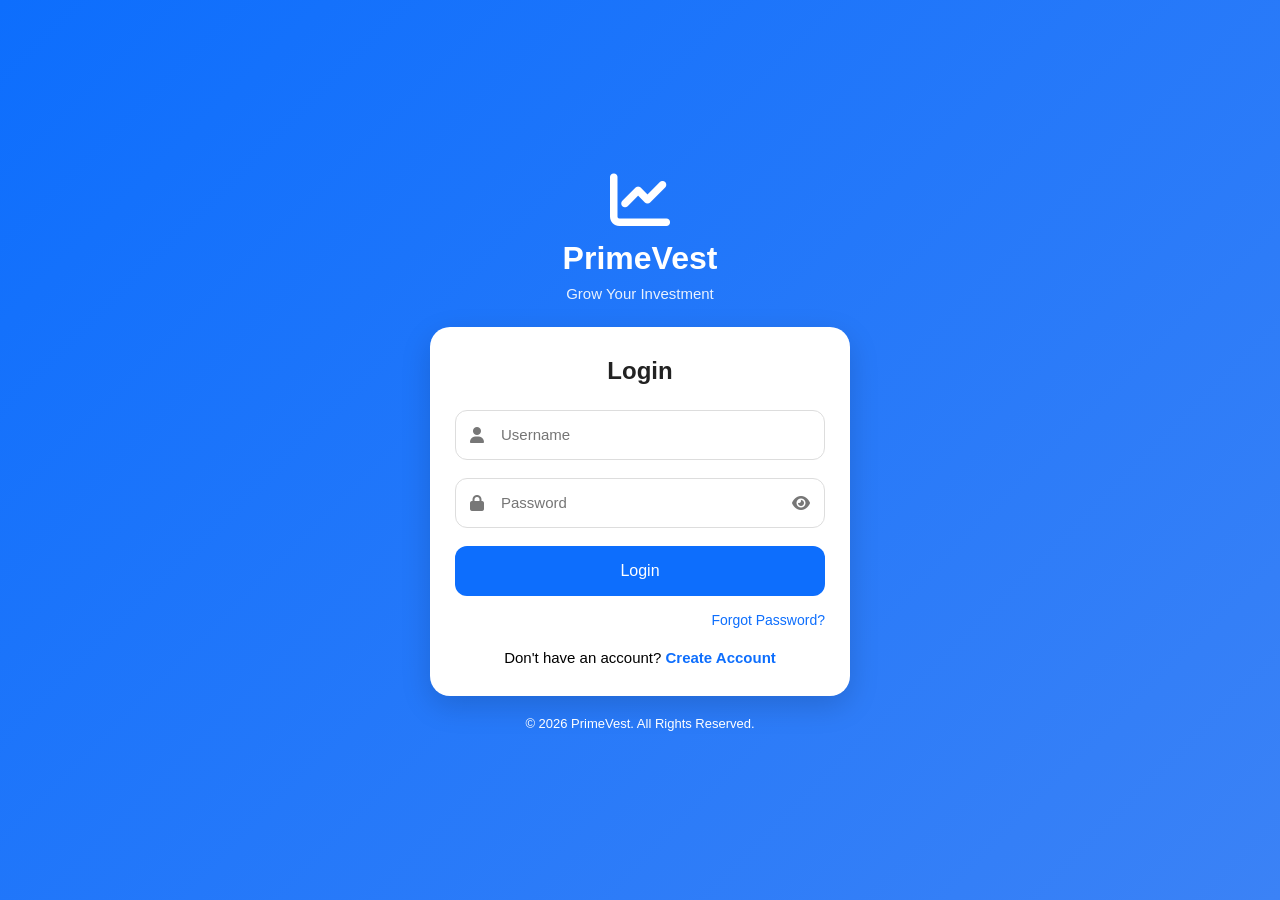
<file: index.html>
<!DOCTYPE html>
<html lang="en">
<head>
    <meta charset="UTF-8">
    <meta name="viewport" content="width=device-width, initial-scale=1.0">
    <title>PrimeVest - Login</title>

    <!-- Font Awesome -->
    <link rel="stylesheet" href="https://cdnjs.cloudflare.com/ajax/libs/font-awesome/6.6.0/css/all.min.css">

    <!-- CSS -->
    <link rel="stylesheet" href="css/auth.css">
</head>
<body>

    <div class="auth-container">

        <!-- Logo -->
        <div class="logo">
            <i class="fa-solid fa-chart-line"></i>
            <h1>PrimeVest</h1>
            <p>Grow Your Investment</p>
        </div>

        <!-- Login Card -->
        <div class="auth-card">

            <h2>Login</h2>

            <form id="loginForm">

                <div class="input-box">
                    <i class="fa fa-user"></i>
                    <input
                        type="text"
                        id="username"
                        placeholder="Username"
                        required
                    >
                </div>

                <div class="input-box">
                    <i class="fa fa-lock"></i>
                    <input
                        type="password"
                        id="password"
                        placeholder="Password"
                        required
                    >
                    <i class="fa fa-eye toggle-password"></i>
                </div>

                <button type="submit" class="login-btn">
                    Login
                </button>

            </form>

            <div class="links">
                <a href="#">Forgot Password?</a>
            </div>

            <div class="register-link">
                Don't have an account?
                <a href="register.html">Create Account</a>
            </div>

        </div>

        <!-- Footer -->
        <div class="footer">
            <p>© 2026 PrimeVest. All Rights Reserved.</p>
        </div>

    </div>

    <!-- Loading Overlay -->
    <div class="loader" id="loader">
        <div class="spinner"></div>
        <p>Signing in...</p>
    </div>

    <!-- JavaScript -->
    <script src="js/auth.js"></script>

</body>
</html>
</file>
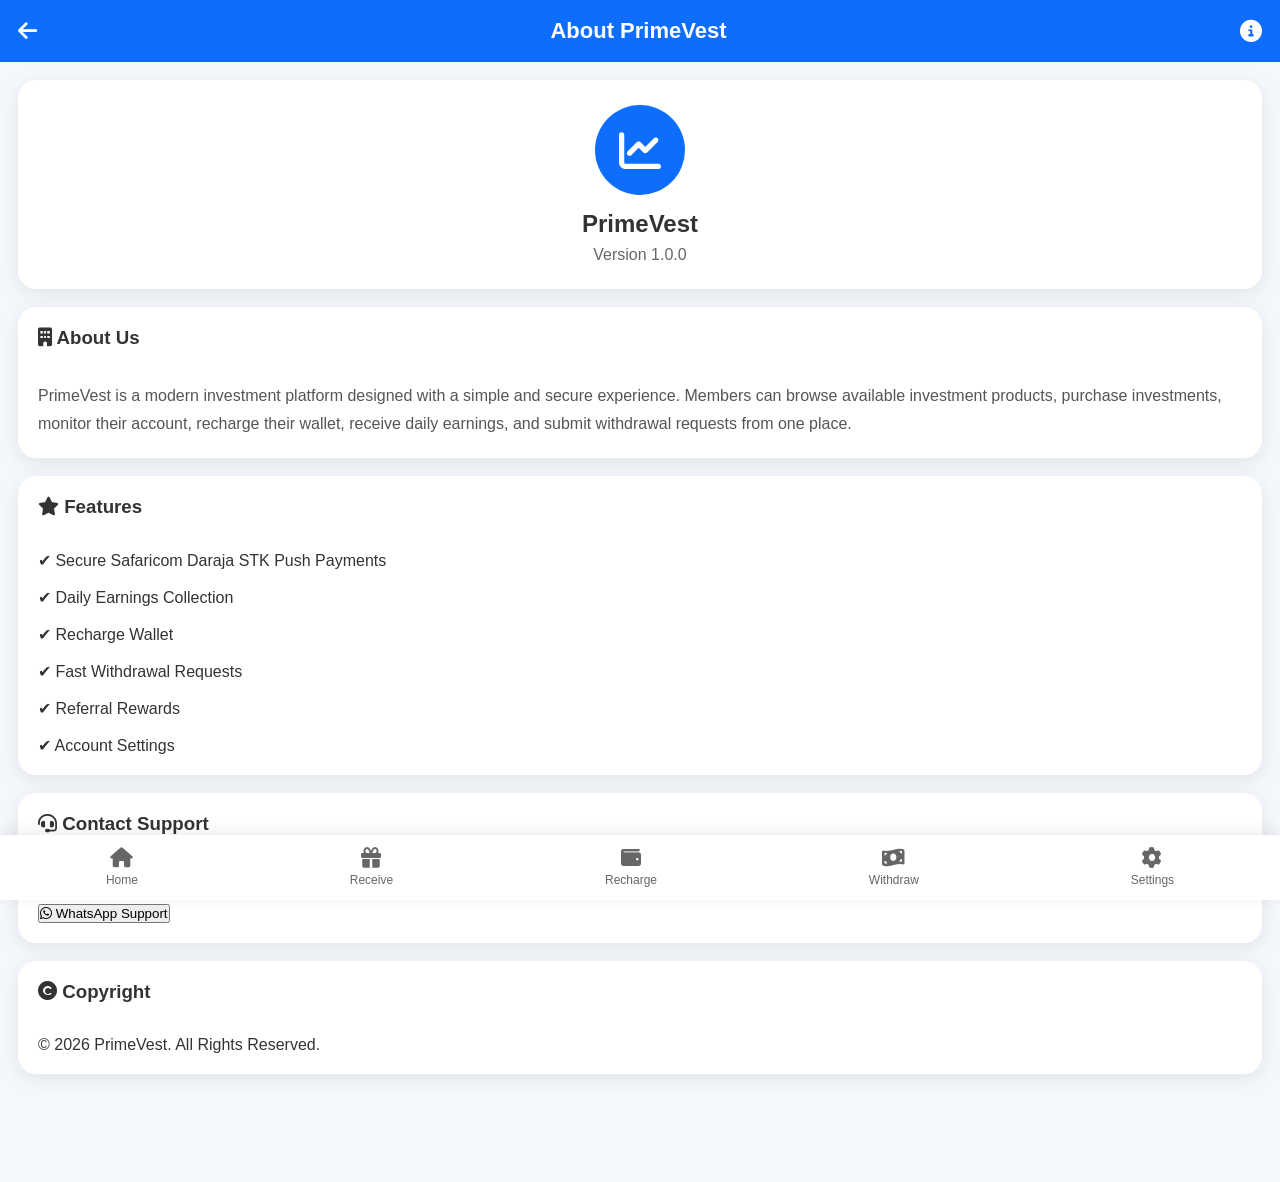
<file: about.html>
<!DOCTYPE html>
<html lang="en">
<head>
    <meta charset="UTF-8">
    <meta name="viewport" content="width=device-width, initial-scale=1.0">
    <title>About | PrimeVest</title>

    <link rel="stylesheet" href="https://cdnjs.cloudflare.com/ajax/libs/font-awesome/6.6.0/css/all.min.css">
    <link rel="stylesheet" href="css/profile.css">
</head>
<body>

    <!-- Header -->
    <header class="top-bar">
        <i class="fa-solid fa-arrow-left" onclick="history.back()"></i>
        <h2>About PrimeVest</h2>
        <i class="fa-solid fa-circle-info"></i>
    </header>

    <!-- Logo -->
    <section class="profile-card">

        <div class="avatar">
            <i class="fa-solid fa-chart-line"></i>
        </div>

        <h2>PrimeVest</h2>

        <p>Version 1.0.0</p>

    </section>

    <!-- About -->
    <section class="history">

        <h3>
            <i class="fa-solid fa-building"></i>
            About Us
        </h3>

        <br>

        <p style="line-height:28px; color:#555;">

            PrimeVest is a modern investment platform designed
            with a simple and secure experience.

            Members can browse available investment products,
            purchase investments, monitor their account,
            recharge their wallet, receive daily earnings,
            and submit withdrawal requests from one place.

        </p>

    </section>

    <!-- Features -->

    <section class="history">

        <h3>
            <i class="fa-solid fa-star"></i>
            Features
        </h3>

        <br>

        <p>✔ Secure Safaricom Daraja STK Push Payments</p>
        <br>

        <p>✔ Daily Earnings Collection</p>
        <br>

        <p>✔ Recharge Wallet</p>
        <br>

        <p>✔ Fast Withdrawal Requests</p>
        <br>

        <p>✔ Referral Rewards</p>
        <br>

        <p>✔ Account Settings</p>

    </section>

    <!-- Support -->

    <section class="history">

        <h3>
            <i class="fa-solid fa-headset"></i>
            Contact Support
        </h3>

        <br>

        <p>
            Need help?
        </p>

        <br>

        <button onclick="contactSupport()">

            <i class="fa-brands fa-whatsapp"></i>

            WhatsApp Support

        </button>

    </section>

    <!-- Copyright -->

    <section class="history">

        <h3>
            <i class="fa-solid fa-copyright"></i>
            Copyright
        </h3>

        <br>

        <p>

            © 2026 PrimeVest.

            All Rights Reserved.

        </p>

    </section>

    <!-- Bottom Navigation -->

    <nav class="bottom-nav">

        <a href="home.html">
            <i class="fa-solid fa-house"></i>
            <span>Home</span>
        </a>

        <a href="receive.html">
            <i class="fa-solid fa-gift"></i>
            <span>Receive</span>
        </a>

        <a href="payment.html">
            <i class="fa-solid fa-wallet"></i>
            <span>Recharge</span>
        </a>

        <a href="withdraw.html">
            <i class="fa-solid fa-money-bill-wave"></i>
            <span>Withdraw</span>
        </a>

        <a href="settings.html">
            <i class="fa-solid fa-gear"></i>
            <span>Settings</span>
        </a>

    </nav>

    <script>

        function contactSupport(){

            const supportNumber = "254700000000"; // Replace with your number

            const message = encodeURIComponent(
                "Hello PrimeVest Support, I need assistance."
            );

            window.open(
                `https://wa.me/${supportNumber}?text=${message}`,
                "_blank"
            );

        }

    </script>

</body>
</html>
</file>
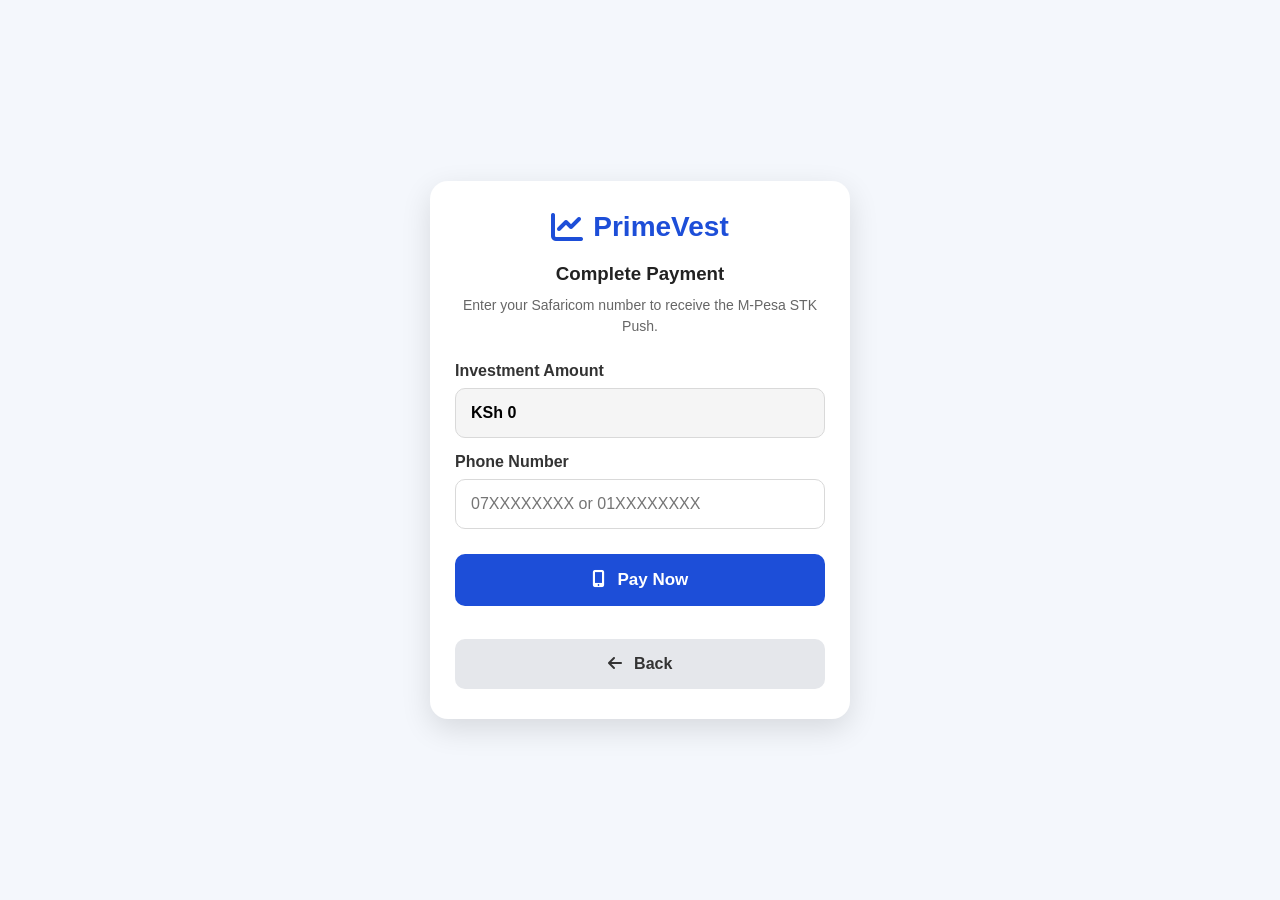
<file: payment.html>
<!DOCTYPE html>
<html lang="en">
<head>

<meta charset="UTF-8">

<meta name="viewport" content="width=device-width, initial-scale=1.0">

<title>PrimeVest | Payment</title>

<link rel="stylesheet" href="https://cdnjs.cloudflare.com/ajax/libs/font-awesome/6.6.0/css/all.min.css">

<link rel="stylesheet" href="css/payment.css">

</head>

<body>

<div class="container">

    <div class="card">

        <div class="logo">

            <i class="fa-solid fa-chart-line"></i>

            <h2>PrimeVest</h2>

        </div>

        <h3>Complete Payment</h3>

        <p class="info">
            Enter your Safaricom number to receive the M-Pesa STK Push.
        </p>

        <label>Investment Amount</label>

        <input
            type="text"
            id="displayAmount"
            readonly
        >

        <label>Phone Number</label>

        <input
            type="tel"
            id="phone"
            placeholder="07XXXXXXXX or 01XXXXXXXX"
            maxlength="10"
            autocomplete="tel"
        >

        <button id="payBtn">

            <i class="fa-solid fa-mobile-screen-button"></i>

            Pay Now

        </button>

        <p id="status"></p>

        <button
            class="back-btn"
            onclick="window.location.href='home.html'">

            <i class="fa-solid fa-arrow-left"></i>

            Back

        </button>

    </div>

</div>

<script src="js/payment.js"></script>

</body>
</html>
</file>
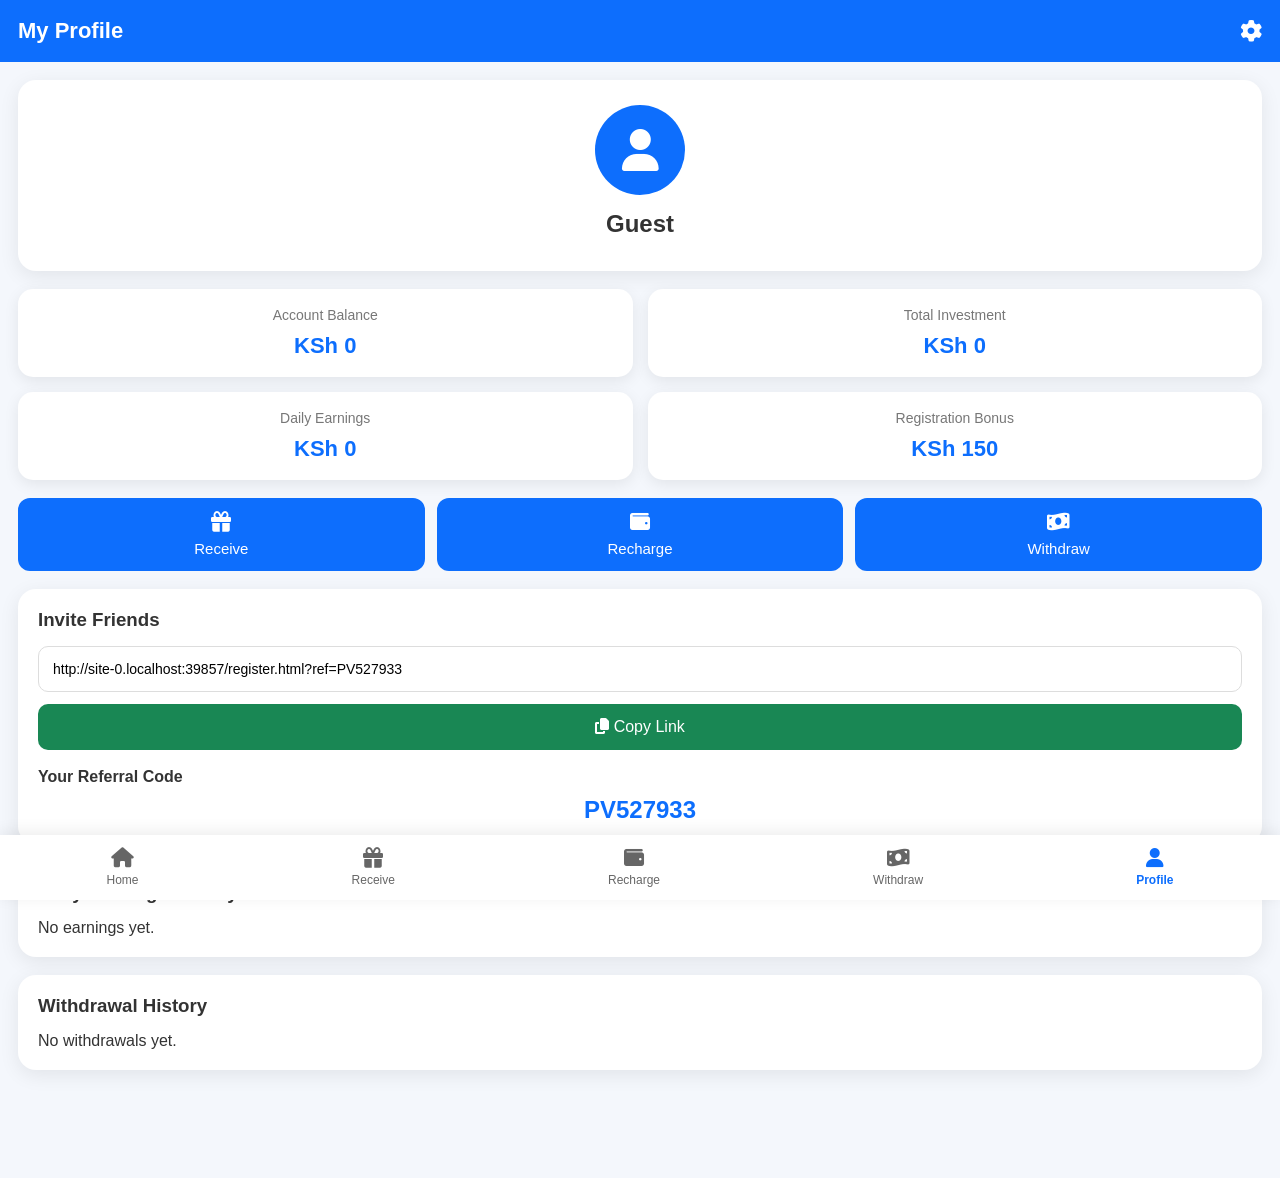
<file: profile.html>
<!DOCTYPE html>
<html lang="en">
<head>
    <meta charset="UTF-8">
    <meta name="viewport" content="width=device-width, initial-scale=1.0">
    <title>PrimeVest | Profile</title>

    <link rel="stylesheet" href="https://cdnjs.cloudflare.com/ajax/libs/font-awesome/6.6.0/css/all.min.css">
    <link rel="stylesheet" href="css/profile.css">
</head>
<body>

<header class="top-bar">
    <h2>My Profile</h2>
    <i class="fa-solid fa-gear" onclick="location.href='settings.html'"></i>
</header>

<section class="profile-card">

    <div class="avatar">
        <i class="fa-solid fa-user"></i>
    </div>

    <h2 id="username">Username</h2>

    <p id="phone">07XXXXXXXX</p>

</section>

<section class="balance-grid">

    <div class="box">
        <span>Account Balance</span>
        <h3 id="balance">KSh 0</h3>
    </div>

    <div class="box">
        <span>Total Investment</span>
        <h3 id="investment">KSh 0</h3>
    </div>

    <div class="box">
        <span>Daily Earnings</span>
        <h3 id="dailyIncome">KSh 0</h3>
    </div>

    <div class="box">
        <span>Registration Bonus</span>
        <h3 id="bonus">KSh 150</h3>
    </div>

</section>

<section class="actions">

    <button onclick="location.href='receive.html'">
        <i class="fa-solid fa-gift"></i>
        Receive
    </button>

    <button onclick="location.href='payment.html'">
        <i class="fa-solid fa-wallet"></i>
        Recharge
    </button>

    <button onclick="location.href='withdraw.html'">
        <i class="fa-solid fa-money-bill-wave"></i>
        Withdraw
    </button>

</section>

<section class="invite">

    <h3>Invite Friends</h3>

    <input
        type="text"
        id="inviteLink"
        readonly
    >

    <button onclick="copyInviteLink()">
        <i class="fa-solid fa-copy"></i>
        Copy Link
    </button>

    <br><br>

    <strong>Your Referral Code</strong>

    <h2 id="referralCode">PV000001</h2>

</section>

<section class="history">

    <h3>Daily Earnings History</h3>

    <div id="earningHistory">

        <p>No earnings yet.</p>

    </div>

</section>

<section class="history">

    <h3>Withdrawal History</h3>

    <div id="withdrawHistory">

        <p>No withdrawals yet.</p>

    </div>

</section>

<nav class="bottom-nav">

    <a href="home.html">
        <i class="fa-solid fa-house"></i>
        Home
    </a>

    <a href="receive.html">
        <i class="fa-solid fa-gift"></i>
        Receive
    </a>

    <a href="payment.html">
        <i class="fa-solid fa-wallet"></i>
        Recharge
    </a>

    <a href="withdraw.html">
        <i class="fa-solid fa-money-bill-wave"></i>
        Withdraw
    </a>

    <a href="profile.html" class="active">
        <i class="fa-solid fa-user"></i>
        Profile
    </a>

</nav>

<script src="js/profile.js"></script>

</body>
</html>
</file>
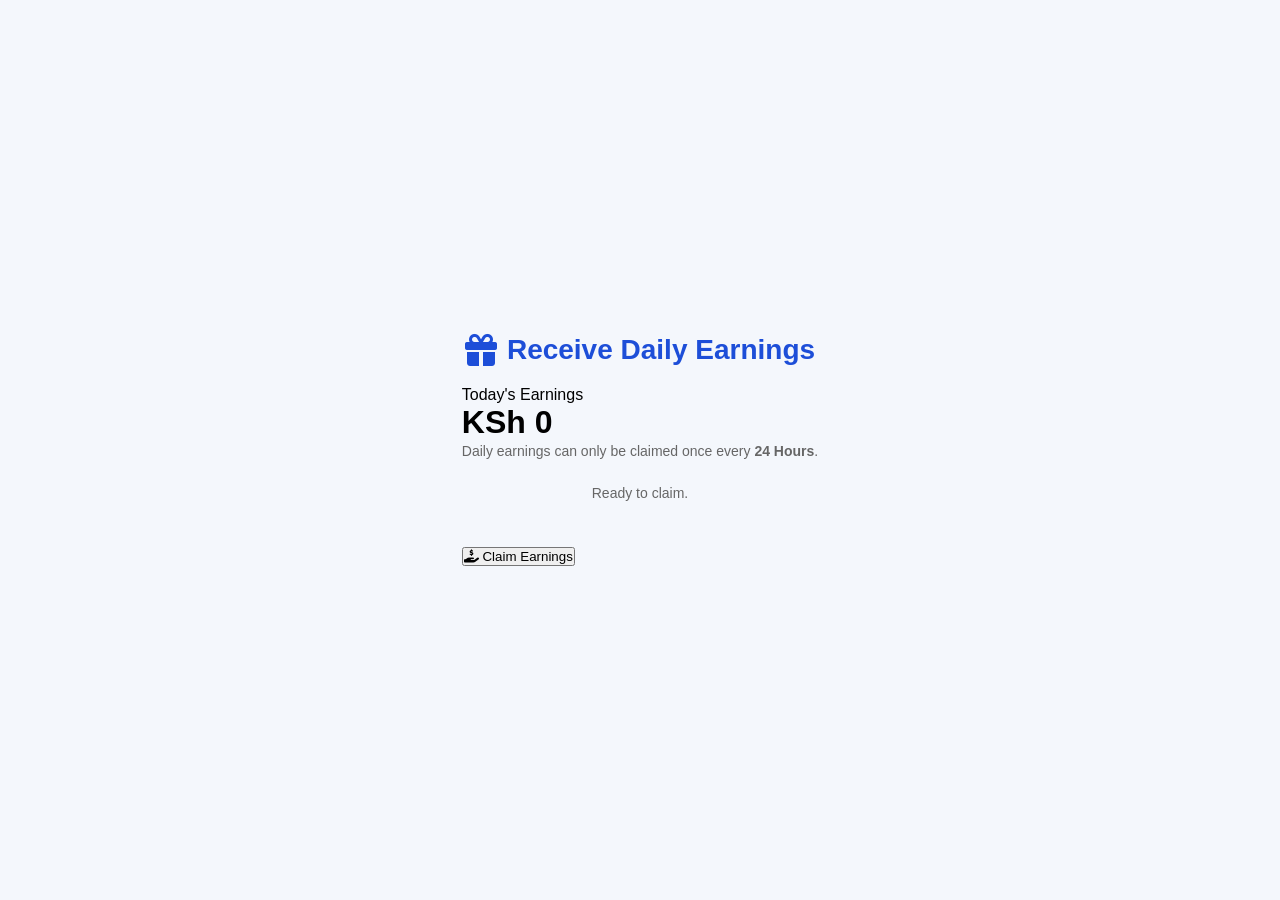
<file: receive.html>
<!DOCTYPE html>
<html lang="en">
<head>
    <meta charset="UTF-8">
    <meta name="viewport" content="width=device-width, initial-scale=1.0">
    <title>PrimeVest | Receive Earnings</title>

    <link rel="stylesheet" href="https://cdnjs.cloudflare.com/ajax/libs/font-awesome/6.6.0/css/all.min.css">
    <link rel="stylesheet" href="css/payment.css">
</head>
<body>

<div class="payment-container">

    <div class="payment-card">

        <div class="logo">
            <i class="fa-solid fa-gift"></i>
            <h2>Receive Daily Earnings</h2>
        </div>

        <div class="amount-box">
            <span>Today's Earnings</span>
            <h1 id="todayIncome">KSh 0</h1>
        </div>

        <div class="info">

            <p>
                Daily earnings can only be claimed once every
                <strong>24 Hours</strong>.
            </p>

            <br>

            <p id="nextClaim">
                Ready to claim.
            </p>

        </div>

        <br>

        <button id="claimBtn">
            <i class="fa-solid fa-hand-holding-dollar"></i>
            Claim Earnings
        </button>

    </div>

</div>

<script src="js/receive.js"></script>

</body>
</html>
</file>
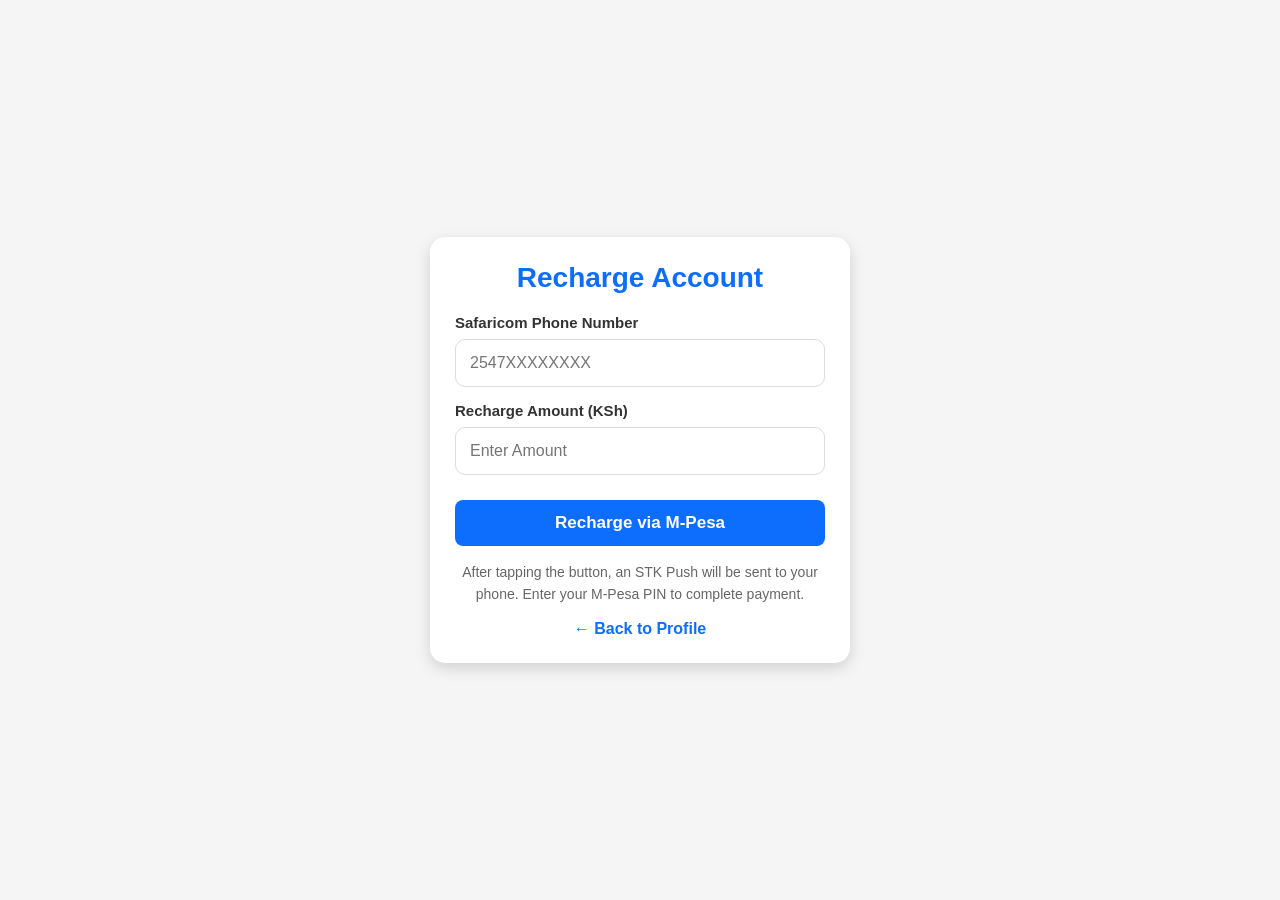
<file: recharge.html>
<!DOCTYPE html>
<html lang="en">
<head>
    <meta charset="UTF-8">
    <meta name="viewport" content="width=device-width, initial-scale=1.0">
    <title>Prime Investment - Recharge</title>

    <link rel="stylesheet" href="css/recharge.css">

    <style>
        *{
            margin:0;
            padding:0;
            box-sizing:border-box;
            font-family:Arial,Helvetica,sans-serif;
        }

        body{
            background:#f5f5f5;
        }

        .container{
            max-width:420px;
            margin:40px auto;
            background:#fff;
            padding:25px;
            border-radius:15px;
            box-shadow:0 5px 15px rgba(0,0,0,.15);
        }

        h2{
            text-align:center;
            color:#0d6efd;
            margin-bottom:20px;
        }

        .input-group{
            margin-bottom:15px;
        }

        label{
            display:block;
            margin-bottom:5px;
            font-weight:bold;
        }

        input{
            width:100%;
            padding:12px;
            border:1px solid #ccc;
            border-radius:8px;
            font-size:16px;
        }

        button{
            width:100%;
            padding:13px;
            border:none;
            border-radius:8px;
            background:#0d6efd;
            color:white;
            font-size:17px;
            cursor:pointer;
            margin-top:10px;
        }

        button:hover{
            background:#0953c6;
        }

        .back{
            display:block;
            text-align:center;
            margin-top:15px;
            text-decoration:none;
            color:#0d6efd;
        }

        .note{
            margin-top:15px;
            text-align:center;
            color:#666;
            font-size:14px;
        }
    </style>
</head>

<body>

<div class="container">

    <h2>Recharge Account</h2>

    <form id="rechargeForm">

        <div class="input-group">
            <label>Safaricom Phone Number</label>
            <input
                type="tel"
                id="phone"
                placeholder="2547XXXXXXXX"
                required>
        </div>

        <div class="input-group">
            <label>Recharge Amount (KSh)</label>
            <input
                type="number"
                id="amount"
                placeholder="Enter Amount"
                min="1"
                required>
        </div>

        <button type="submit">
            Recharge via M-Pesa
        </button>

    </form>

    <p class="note">
        After tapping the button, an STK Push will be sent to your phone. Enter your M-Pesa PIN to complete payment.
    </p>

    <a href="profile.html" class="back">
        ← Back to Profile
    </a>

</div>

<script src="js/recharge.js"></script>

</body>
</html>
</file>
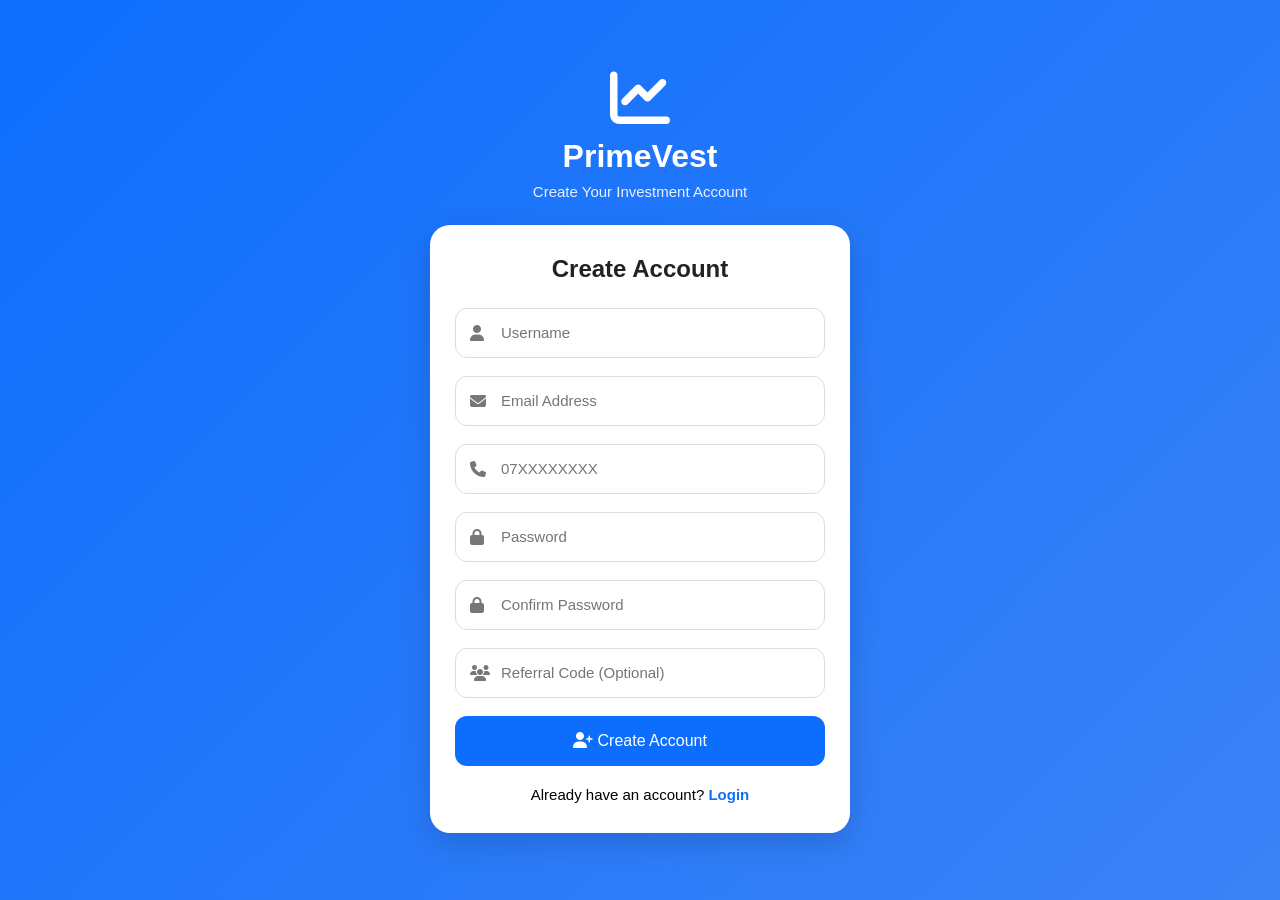
<file: register.html>
<!DOCTYPE html>
<html lang="en">
<head>
    <meta charset="UTF-8">
    <meta name="viewport" content="width=device-width, initial-scale=1.0">
    <title>PrimeVest | Register</title>

    <link rel="stylesheet" href="https://cdnjs.cloudflare.com/ajax/libs/font-awesome/6.6.0/css/all.min.css">
    <link rel="stylesheet" href="css/auth.css">
</head>
<body>

<div class="auth-container">

    <div class="logo">
        <i class="fa-solid fa-chart-line"></i>
        <h1>PrimeVest</h1>
        <p>Create Your Investment Account</p>
    </div>

    <div class="auth-card">

        <h2>Create Account</h2>

        <form id="registerForm">

            <div class="input-box">
                <i class="fa-solid fa-user"></i>
                <input
                    type="text"
                    id="username"
                    placeholder="Username"
                    required>
            </div>

            <div class="input-box">
                <i class="fa-solid fa-envelope"></i>
                <input
                    type="email"
                    id="email"
                    placeholder="Email Address"
                    required>
            </div>

            <div class="input-box">
                <i class="fa-solid fa-phone"></i>
                <input
                    type="tel"
                    id="phone"
                    placeholder="07XXXXXXXX"
                    maxlength="10"
                    required>
            </div>

            <div class="input-box">
                <i class="fa-solid fa-lock"></i>
                <input
                    type="password"
                    id="password"
                    placeholder="Password"
                    required>
            </div>

            <div class="input-box">
                <i class="fa-solid fa-lock"></i>
                <input
                    type="password"
                    id="confirmPassword"
                    placeholder="Confirm Password"
                    required>
            </div>

            <!-- Referral Code -->
            <div class="input-box">
                <i class="fa-solid fa-users"></i>
                <input
                    type="text"
                    id="referralCode"
                    placeholder="Referral Code (Optional)">
            </div>

            <button type="submit" class="login-btn">
                <i class="fa-solid fa-user-plus"></i>
                Create Account
            </button>

        </form>

        <div class="register-link">
            Already have an account?
            <a href="index.html">Login</a>
        </div>

    </div>

</div>

<script>
const ref = new URLSearchParams(window.location.search).get("ref");

if(ref){
    document.getElementById("referralCode").value = ref;
}
</script>

<script src="js/auth.js"></script>

</body>
</html>
</file>
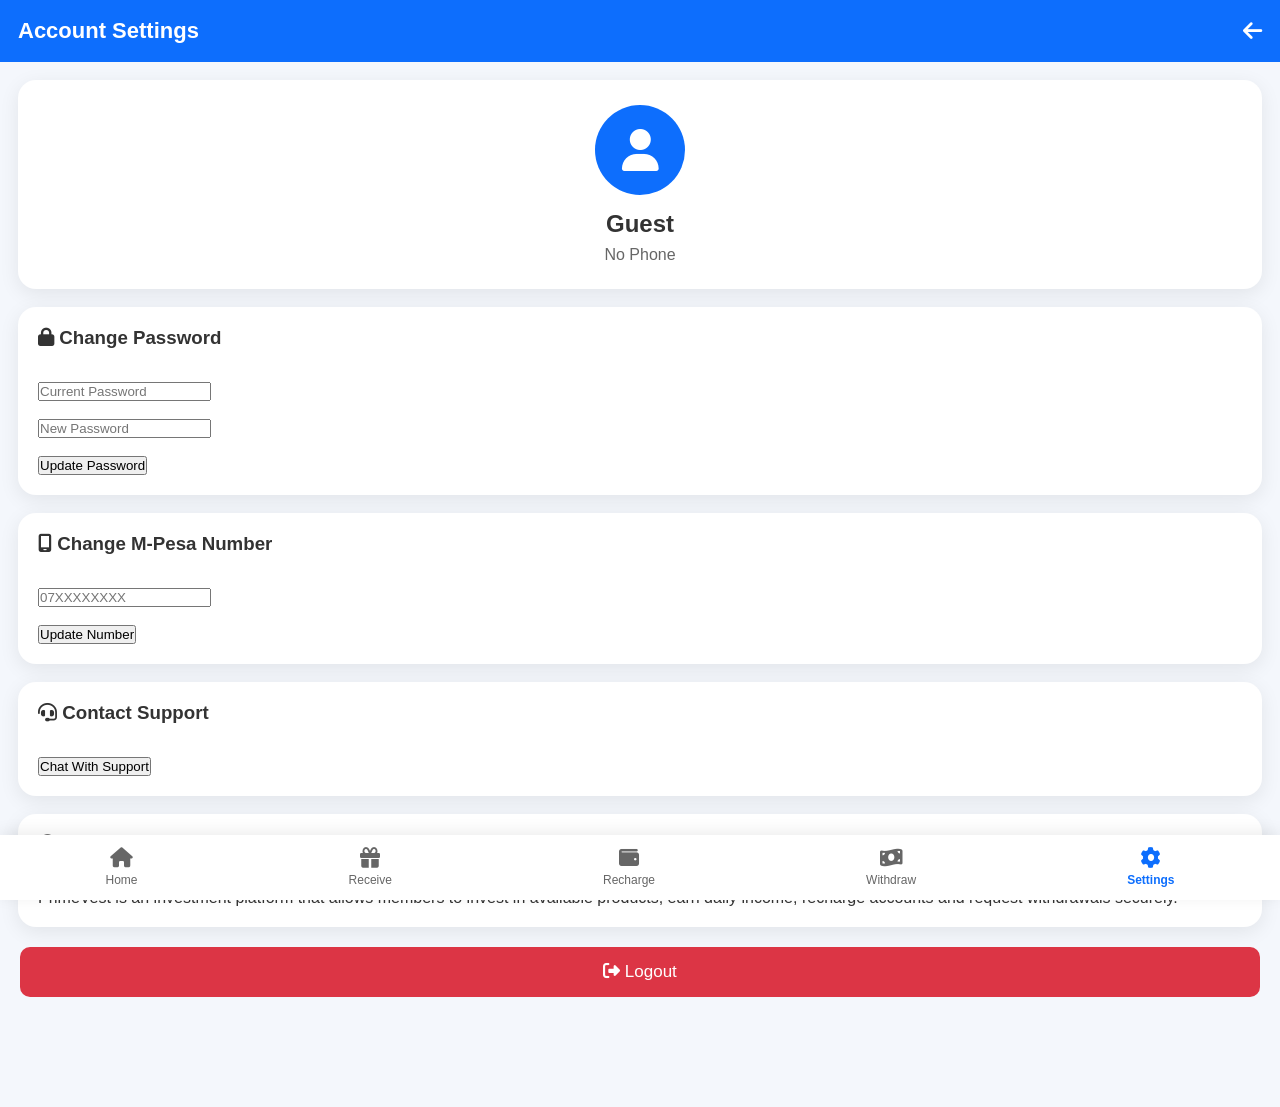
<file: settings.html>
<!DOCTYPE html>
<html lang="en">
<head>
    <meta charset="UTF-8">
    <meta name="viewport" content="width=device-width, initial-scale=1.0">
    <title>PrimeVest | Settings</title>

    <link rel="stylesheet" href="https://cdnjs.cloudflare.com/ajax/libs/font-awesome/6.6.0/css/all.min.css">
    <link rel="stylesheet" href="css/profile.css">
</head>
<body>

    <!-- Header -->
    <header class="top-bar">
        <h2>Account Settings</h2>
        <i class="fa-solid fa-arrow-left" onclick="history.back()"></i>
    </header>

    <!-- User Information -->
    <section class="profile-card">

        <div class="avatar">
            <i class="fa-solid fa-user"></i>
        </div>

        <h2 id="username">Username</h2>
        <p id="phone">07XXXXXXXX</p>

    </section>

    <!-- Change Password -->
    <section class="history">

        <h3>
            <i class="fa-solid fa-lock"></i>
            Change Password
        </h3>

        <br>

        <input
            type="password"
            id="oldPassword"
            placeholder="Current Password"
        >

        <br><br>

        <input
            type="password"
            id="newPassword"
            placeholder="New Password"
        >

        <br><br>

        <button onclick="changePassword()">
            Update Password
        </button>

    </section>

    <!-- Change Phone -->
    <section class="history">

        <h3>
            <i class="fa-solid fa-mobile-screen"></i>
            Change M-Pesa Number
        </h3>

        <br>

        <input
            type="tel"
            id="newPhone"
            placeholder="07XXXXXXXX"
        >

        <br><br>

        <button onclick="changePhone()">
            Update Number
        </button>

    </section>

    <!-- Contact Support -->
    <section class="history">

        <h3>
            <i class="fa-solid fa-headset"></i>
            Contact Support
        </h3>

        <br>

        <button onclick="contactSupport()">
            Chat With Support
        </button>

    </section>

    <!-- About -->
    <section class="history">

        <h3>
            <i class="fa-solid fa-circle-info"></i>
            About PrimeVest
        </h3>

        <br>

        <p>
            PrimeVest is an investment platform that allows members
            to invest in available products, earn daily income,
            recharge accounts and request withdrawals securely.
        </p>

    </section>

    <!-- Logout -->
    <section style="margin:20px;">

        <button
            onclick="logout()"
            style="
                width:100%;
                padding:15px;
                border:none;
                border-radius:10px;
                background:#dc3545;
                color:#fff;
                font-size:17px;
                cursor:pointer;
            ">

            <i class="fa-solid fa-right-from-bracket"></i>

            Logout

        </button>

    </section>

    <!-- Bottom Navigation -->
    <nav class="bottom-nav">

        <a href="home.html">
            <i class="fa-solid fa-house"></i>
            <span>Home</span>
        </a>

        <a href="receive.html">
            <i class="fa-solid fa-gift"></i>
            <span>Receive</span>
        </a>

        <a href="payment.html">
            <i class="fa-solid fa-wallet"></i>
            <span>Recharge</span>
        </a>

        <a href="withdraw.html">
            <i class="fa-solid fa-money-bill-wave"></i>
            <span>Withdraw</span>
        </a>

        <a href="settings.html" class="active">
            <i class="fa-solid fa-gear"></i>
            <span>Settings</span>
        </a>

    </nav>

    <script src="js/settings.js"></script>

</body>
</html>
</file>
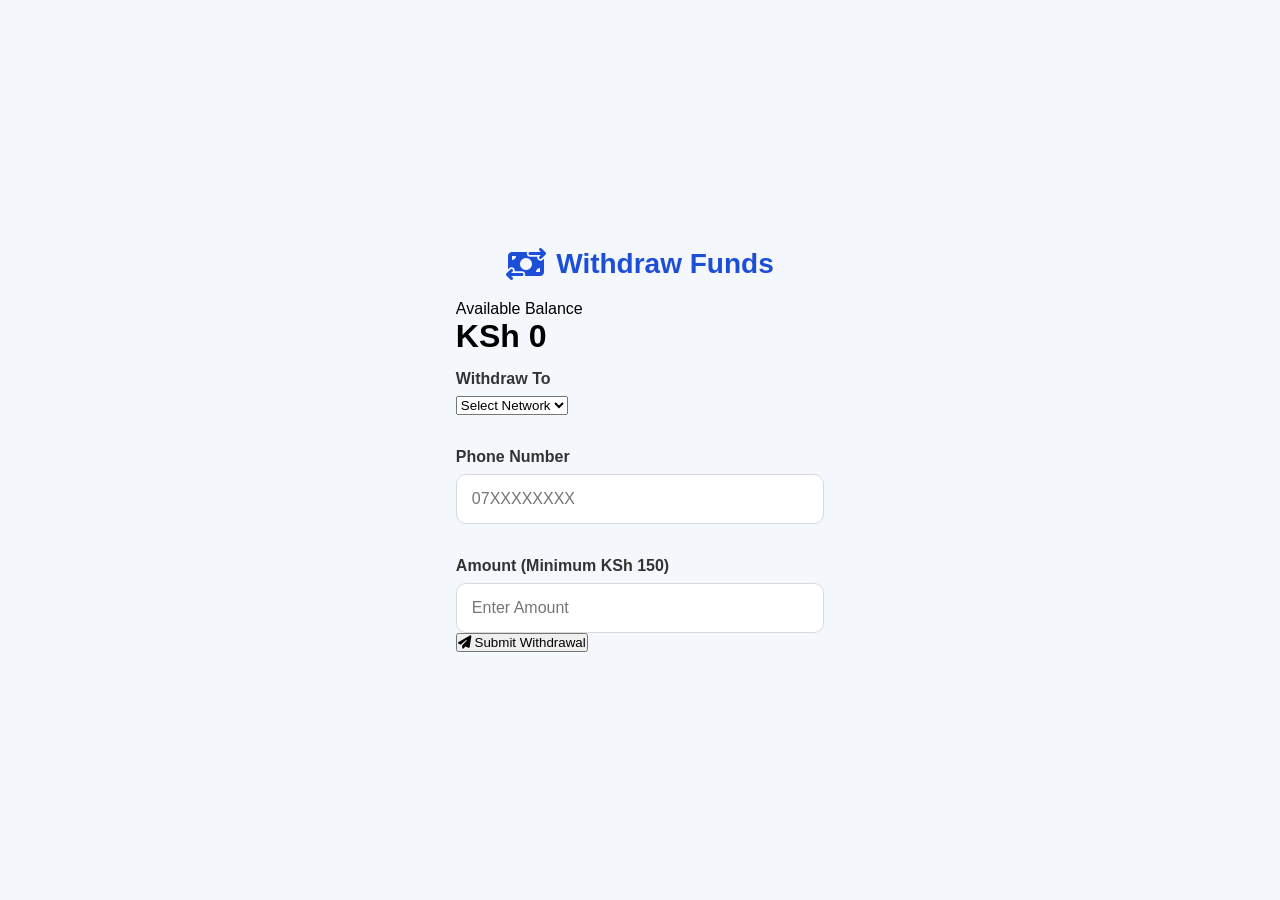
<file: withdraw.html>
<!DOCTYPE html>
<html lang="en">
<head>
    <meta charset="UTF-8">
    <meta name="viewport" content="width=device-width, initial-scale=1.0">
    <title>PrimeVest | Withdraw</title>

    <link rel="stylesheet" href="https://cdnjs.cloudflare.com/ajax/libs/font-awesome/6.6.0/css/all.min.css">
    <link rel="stylesheet" href="css/payment.css">
</head>
<body>

<div class="payment-container">

    <div class="payment-card">

        <div class="logo">
            <i class="fa-solid fa-money-bill-transfer"></i>
            <h2>Withdraw Funds</h2>
        </div>

        <div class="amount-box">
            <span>Available Balance</span>
            <h1 id="currentBalance">KSh 0</h1>
        </div>

        <form id="withdrawForm">

            <label>Withdraw To</label>

            <select id="network" required>
                <option value="">Select Network</option>
                <option value="M-Pesa">M-Pesa</option>
                <option value="Airtel Money">Airtel Money</option>
            </select>

            <br><br>

            <label>Phone Number</label>

            <input
                type="tel"
                id="phone"
                placeholder="07XXXXXXXX"
                maxlength="10"
                required
            >

            <br><br>

            <label>Amount (Minimum KSh 150)</label>

            <input
                type="number"
                id="amount"
                placeholder="Enter Amount"
                required
            >

            <button type="submit">
                <i class="fa-solid fa-paper-plane"></i>
                Submit Withdrawal
            </button>

        </form>

    </div>

</div>

<script src="js/withdraw.js"></script>

</body>
</html>
</file>
<file: css/auth.css>
/* ===================================
   PrimeVest Authentication
   css/auth.css
=================================== */

*{
    margin:0;
    padding:0;
    box-sizing:border-box;
    font-family:Arial, Helvetica, sans-serif;
}

body{
    background:linear-gradient(135deg,#0d6efd,#3b82f6);
    min-height:100vh;
    display:flex;
    justify-content:center;
    align-items:center;
    padding:20px;
}

.auth-container{
    width:100%;
    max-width:420px;
}

.logo{
    text-align:center;
    color:#fff;
    margin-bottom:25px;
}

.logo i{
    font-size:60px;
    margin-bottom:10px;
}

.logo h1{
    font-size:32px;
    margin-bottom:8px;
}

.logo p{
    opacity:.9;
    font-size:15px;
}

.auth-card{
    background:#fff;
    border-radius:20px;
    padding:30px 25px;
    box-shadow:0 10px 30px rgba(0,0,0,.15);
}

.auth-card h2{
    text-align:center;
    color:#222;
    margin-bottom:25px;
}

.input-box{
    position:relative;
    margin-bottom:18px;
}

.input-box i:first-child{
    position:absolute;
    left:15px;
    top:50%;
    transform:translateY(-50%);
    color:#777;
}

.toggle-password{
    position:absolute;
    right:15px;
    top:50%;
    transform:translateY(-50%);
    cursor:pointer;
    color:#777;
}

.input-box input{
    width:100%;
    height:50px;
    border:1px solid #ddd;
    border-radius:12px;
    padding:0 45px;
    font-size:15px;
    outline:none;
    transition:.3s;
}

.input-box input:focus{
    border-color:#0d6efd;
    box-shadow:0 0 8px rgba(13,110,253,.2);
}

.login-btn{
    width:100%;
    height:50px;
    border:none;
    border-radius:12px;
    background:#0d6efd;
    color:#fff;
    font-size:16px;
    cursor:pointer;
    transition:.3s;
}

.login-btn:hover{
    background:#0b5ed7;
}

.links{
    text-align:right;
    margin-top:15px;
}

.links a{
    text-decoration:none;
    color:#0d6efd;
    font-size:14px;
}

.register-link{
    text-align:center;
    margin-top:20px;
    font-size:15px;
}

.register-link a{
    color:#0d6efd;
    text-decoration:none;
    font-weight:bold;
}

.footer{
    margin-top:20px;
    text-align:center;
    color:#fff;
    font-size:13px;
}

.loader{
    position:fixed;
    inset:0;
    background:rgba(255,255,255,.9);
    display:none;
    justify-content:center;
    align-items:center;
    flex-direction:column;
    z-index:999;
}

.spinner{
    width:60px;
    height:60px;
    border:6px solid #ddd;
    border-top:6px solid #0d6efd;
    border-radius:50%;
    animation:spin 1s linear infinite;
}

.loader p{
    margin-top:15px;
    color:#333;
    font-weight:bold;
}

@keyframes spin{

    0%{
        transform:rotate(0deg);
    }

    100%{
        transform:rotate(360deg);
    }

}

@media(max-width:480px){

    .auth-card{
        padding:25px 18px;
    }

    .logo h1{
        font-size:28px;
    }

}
</file>
<file: css/profile.css>
/*==================================
  PrimeVest Profile
  css/profile.css
===================================*/

*{
    margin:0;
    padding:0;
    box-sizing:border-box;
    font-family:Arial, Helvetica, sans-serif;
}

body{
    background:#f4f7fc;
    color:#333;
    padding-bottom:90px;
}

/* Header */

.top-bar{
    background:#0d6efd;
    color:#fff;
    padding:18px;
    display:flex;
    justify-content:space-between;
    align-items:center;
    position:sticky;
    top:0;
    z-index:100;
}

.top-bar h2{
    font-size:22px;
}

.top-bar i{
    font-size:22px;
    cursor:pointer;
}

/* Profile Card */

.profile-card{
    background:#fff;
    margin:18px;
    border-radius:18px;
    padding:25px;
    text-align:center;
    box-shadow:0 5px 20px rgba(0,0,0,.08);
}

.avatar{
    width:90px;
    height:90px;
    border-radius:50%;
    background:#0d6efd;
    color:#fff;
    margin:auto;
    display:flex;
    align-items:center;
    justify-content:center;
}

.avatar i{
    font-size:42px;
}

.profile-card h2{
    margin-top:15px;
}

.profile-card p{
    margin-top:8px;
    color:#666;
}

/* Balance Grid */

.balance-grid{
    display:grid;
    grid-template-columns:repeat(2,1fr);
    gap:15px;
    margin:18px;
}

.box{
    background:#fff;
    border-radius:15px;
    padding:18px;
    text-align:center;
    box-shadow:0 4px 15px rgba(0,0,0,.08);
}

.box span{
    display:block;
    color:#777;
    font-size:14px;
    margin-bottom:10px;
}

.box h3{
    color:#0d6efd;
    font-size:22px;
}

/* Buttons */

.actions{
    display:grid;
    grid-template-columns:repeat(3,1fr);
    gap:12px;
    margin:18px;
}

.actions button{
    border:none;
    background:#0d6efd;
    color:#fff;
    padding:14px;
    border-radius:12px;
    cursor:pointer;
    font-size:15px;
    transition:.3s;
}

.actions button:hover{
    background:#0b5ed7;
}

.actions i{
    display:block;
    font-size:20px;
    margin-bottom:8px;
}

/* Invite */

.invite{
    background:#fff;
    margin:18px;
    padding:20px;
    border-radius:18px;
    box-shadow:0 5px 20px rgba(0,0,0,.08);
}

.invite h3{
    margin-bottom:15px;
}

.invite input{
    width:100%;
    padding:14px;
    border:1px solid #ddd;
    border-radius:10px;
    margin-bottom:12px;
    font-size:14px;
}

.invite button{
    width:100%;
    padding:14px;
    border:none;
    border-radius:10px;
    background:#198754;
    color:#fff;
    font-size:16px;
    cursor:pointer;
}

.invite button:hover{
    background:#157347;
}

#referralCode{
    margin-top:10px;
    color:#0d6efd;
    text-align:center;
}

/* History */

.history{
    background:#fff;
    margin:18px;
    padding:20px;
    border-radius:18px;
    box-shadow:0 5px 20px rgba(0,0,0,.08);
}

.history h3{
    margin-bottom:15px;
}

.history-item{
    display:flex;
    justify-content:space-between;
    align-items:center;
    padding:12px 0;
    border-bottom:1px solid #eee;
}

.history-item:last-child{
    border-bottom:none;
}

.history-date{
    font-size:13px;
    color:#777;
}

.history-amount{
    color:#198754;
    font-weight:bold;
}

.withdraw-amount{
    color:#dc3545;
    font-weight:bold;
}

/* Bottom Navigation */

.bottom-nav{
    position:fixed;
    left:0;
    right:0;
    bottom:0;
    height:65px;
    background:#fff;
    display:flex;
    justify-content:space-around;
    align-items:center;
    box-shadow:0 -3px 15px rgba(0,0,0,.08);
}

.bottom-nav a{
    text-decoration:none;
    color:#666;
    display:flex;
    flex-direction:column;
    align-items:center;
    font-size:12px;
}

.bottom-nav a i{
    font-size:20px;
    margin-bottom:5px;
}

.bottom-nav a.active{
    color:#0d6efd;
    font-weight:bold;
}

/* Responsive */

@media(max-width:480px){

    .balance-grid{
        grid-template-columns:1fr;
    }

    .actions{
        grid-template-columns:1fr;
    }

    .bottom-nav a span{
        display:none;
    }

}
</file>
<file: css/payment.css>
/* ======================================
   PrimeVest Payment Page
====================================== */

*{
    margin:0;
    padding:0;
    box-sizing:border-box;
    font-family:Arial,Helvetica,sans-serif;
}

body{
    background:#f4f7fc;
    display:flex;
    justify-content:center;
    align-items:center;
    min-height:100vh;
    padding:20px;
}

.container{
    width:100%;
    max-width:420px;
}

.card{
    background:#fff;
    border-radius:18px;
    padding:30px 25px;
    box-shadow:0 10px 30px rgba(0,0,0,.12);
}

.logo{
    display:flex;
    align-items:center;
    justify-content:center;
    gap:10px;
    margin-bottom:20px;
}

.logo i{
    font-size:32px;
    color:#1d4ed8;
}

.logo h2{
    color:#1d4ed8;
    font-size:28px;
}

h3{
    text-align:center;
    color:#222;
    margin-bottom:10px;
}

.info{
    text-align:center;
    color:#666;
    font-size:14px;
    margin-bottom:25px;
    line-height:1.5;
}

label{
    display:block;
    margin-bottom:8px;
    margin-top:15px;
    font-weight:600;
    color:#333;
}

input{
    width:100%;
    height:50px;
    border:1px solid #d9d9d9;
    border-radius:10px;
    padding:0 15px;
    font-size:16px;
    outline:none;
    transition:.3s;
}

input:focus{
    border-color:#1d4ed8;
}

input[readonly]{
    background:#f5f5f5;
    font-weight:bold;
}

#payBtn{
    width:100%;
    height:52px;
    border:none;
    border-radius:10px;
    background:#1d4ed8;
    color:#fff;
    font-size:17px;
    font-weight:bold;
    cursor:pointer;
    margin-top:25px;
    transition:.3s;
}

#payBtn:hover{
    background:#2563eb;
}

#payBtn:disabled{
    background:#94a3b8;
    cursor:not-allowed;
}

#payBtn i{
    margin-right:8px;
}

#status{
    text-align:center;
    margin-top:18px;
    color:#16a34a;
    font-weight:bold;
    line-height:1.5;
}

.back-btn{
    width:100%;
    height:50px;
    border:none;
    border-radius:10px;
    background:#e5e7eb;
    color:#333;
    font-size:16px;
    font-weight:bold;
    margin-top:15px;
    cursor:pointer;
    transition:.3s;
}

.back-btn:hover{
    background:#d1d5db;
}

.back-btn i{
    margin-right:8px;
}

/* Mobile */
@media(max-width:480px){

    .card{
        padding:20px;
    }

    .logo h2{
        font-size:24px;
    }

    h3{
        font-size:20px;
    }

}
</file>
<file: css/recharge.css>
/* recharge.css */

*{
    margin:0;
    padding:0;
    box-sizing:border-box;
    font-family:Arial, Helvetica, sans-serif;
}

body{
    background:#f4f6f9;
    min-height:100vh;
    display:flex;
    justify-content:center;
    align-items:center;
    padding:20px;
}

.container{
    width:100%;
    max-width:420px;
    background:#ffffff;
    border-radius:20px;
    padding:30px 25px;
    box-shadow:0 8px 25px rgba(0,0,0,0.12);
}

h2{
    text-align:center;
    color:#0d6efd;
    margin-bottom:25px;
    font-size:28px;
}

.input-group{
    margin-bottom:18px;
}

.input-group label{
    display:block;
    margin-bottom:8px;
    color:#333;
    font-size:15px;
    font-weight:600;
}

.input-group input{
    width:100%;
    padding:14px;
    border:1px solid #dcdcdc;
    border-radius:10px;
    outline:none;
    font-size:16px;
    transition:.3s;
}

.input-group input:focus{
    border-color:#0d6efd;
    box-shadow:0 0 6px rgba(13,110,253,.3);
}

button{
    width:100%;
    padding:15px;
    border:none;
    border-radius:10px;
    background:#0d6efd;
    color:#fff;
    font-size:17px;
    font-weight:bold;
    cursor:pointer;
    transition:.3s;
}

button:hover{
    background:#0b5ed7;
}

button:active{
    transform:scale(.98);
}

.note{
    margin-top:18px;
    font-size:14px;
    text-align:center;
    color:#666;
    line-height:1.6;
}

.back{
    display:block;
    margin-top:20px;
    text-align:center;
    text-decoration:none;
    color:#0d6efd;
    font-weight:600;
}

.back:hover{
    text-decoration:underline;
}

/* Loading state */
.loading{
    opacity:.7;
    pointer-events:none;
}

/* Responsive */
@media(max-width:480px){

    .container{
        padding:22px;
        border-radius:15px;
    }

    h2{
        font-size:24px;
    }

    button{
        font-size:16px;
    }

}
</file>
